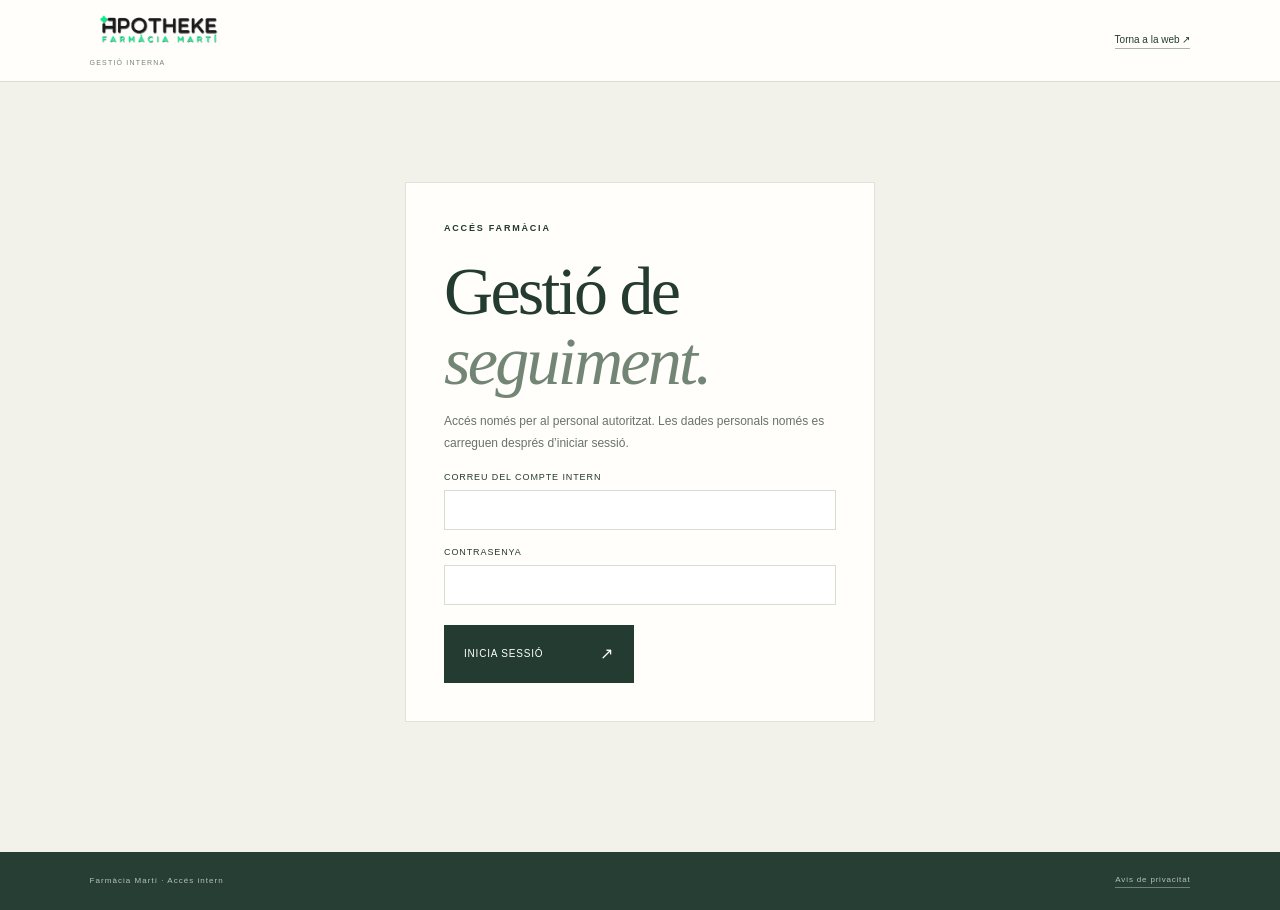
<file: gestio.html>
<!doctype html>
<html lang="ca">
<head>
  <meta charset="utf-8"><meta name="viewport" content="width=device-width, initial-scale=1"><meta name="theme-color" content="#f7f5ef"><link rel="icon" type="image/png" href="assets/favicon.png">
  <title>Gestió de seguiment — Farmàcia Martí</title><link rel="stylesheet" href="styles.css"><link rel="stylesheet" href="gestio.css"><link rel="stylesheet" href="gestio-extra.css">
<link rel="stylesheet" href="brand.css"></head>
<body class="staff-page">
  <header class="staff-header"><a class="brand" href="index.html"><img class="brand-logo" src="assets/logo-farmacia-marti.png" alt="Farmàcia Martí" width="170" height="56"><span class="brand-context">GESTIÓ INTERNA</span></a><a href="index.html">Torna a la web ↗</a></header>
  <main class="staff-main">
    <section id="login-panel" class="staff-panel login-panel"><p class="eyebrow">ACCÉS FARMÀCIA</p><h1>Gestió de<br><em>seguiment.</em></h1><p>Accés només per al personal autoritzat. Les dades personals només es carreguen després d’iniciar sessió.</p><form id="login-form"><label for="staff-email">Correu del compte intern</label><input id="staff-email" type="email" autocomplete="username" required><label for="staff-password">Contrasenya</label><input id="staff-password" type="password" autocomplete="current-password" required><button class="button button-dark" type="submit">Inicia sessió <span>↗</span></button><div class="form-error" role="alert" hidden></div></form></section>

    <section id="dashboard" hidden>
      <div class="dashboard-heading"><div><p class="eyebrow">ESPAI INTERN · DADES RESTRINGIDES</p><h1>Seguiment<br><em>de clients.</em></h1></div><button id="logout-button" class="button button-outline">Tanca sessió <span>↗</span></button></div>
      <div class="staff-warning"><b>Només seguiment no clínic.</b> No introdueixis diagnòstics, medicació, resultats, fotografies ni notes de salut. Aquest espai només organitza recordatoris i preferències de contacte.</div>
      <div class="dashboard-grid">
        <section class="staff-panel followup-panel"><div class="panel-heading"><div><p class="eyebrow">AGENDA</p><h2>Recordatoris pendents</h2></div><span id="pending-count" class="count-badge">0</span></div><div id="followups-list" class="followups-list"><p class="muted">Carregant…</p></div></section>
        <section class="staff-panel create-panel"><p class="eyebrow">NOU RECORDATORI</p><h2>Afegeix un seguiment</h2><form id="followup-form"><label for="client-select">Client</label><select id="client-select" required></select><label for="action-select">Tipus de recordatori</label><select id="action-select" required><option value="service_followup">Seguiment de servei</option><option value="routine_review">Revisió de rutina</option><option value="appointment_reminder">Recordatori de cita</option><option value="reorder_reminder">Recordatori de reposició</option></select><label for="service-select">Espai</label><select id="service-select" required><option value="pell">Espai Pell</option><option value="familia">Espai Família</option><option value="nutricio">Espai Nutrició</option><option value="mascotes">Espai Mascotes</option></select><label for="due-date">Data prevista</label><input id="due-date" type="date" required><label for="channel-select">Canal autoritzat</label><select id="channel-select" required></select><button class="button button-dark" type="submit">Desa recordatori <span>↗</span></button><p class="form-hint">Aquesta agenda no envia missatges automàtics. Quan arribi la data, el personal pot preparar un correu o SMS i enviar-lo manualment.</p><div class="form-error" role="alert" hidden></div></form></section>
      </div>
      <section class="staff-panel clients-panel"><div class="panel-heading"><div><p class="eyebrow">REGISTRE</p><h2>Clients</h2></div><input id="client-search" type="search" placeholder="Cerca per nom o correu" aria-label="Cerca clients"></div><div class="table-wrap"><table><thead><tr><th>Nom</th><th>Contacte</th><th>Espai</th><th>Seguiment autoritzat</th><th>Novetats autoritzades</th><th></th></tr></thead><tbody id="clients-table"><tr><td colspan="6" class="muted">Carregant…</td></tr></tbody></table></div></section>
      <div class="dashboard-grid request-grid">
        <section class="staff-panel"><div class="panel-heading"><div><p class="eyebrow">CITES</p><h2>Sol·licituds pendents</h2></div></div><div id="appointments-list" class="request-list"></div></section>
        <section class="staff-panel"><div class="panel-heading"><div><p class="eyebrow">PARAFARMÀCIA</p><h2>Disponibilitat</h2></div></div><div id="products-list" class="request-list"></div></section>
        <section class="staff-panel"><div class="panel-heading"><div><p class="eyebrow">PREFERÈNCIES</p><h2>Canvis de contacte pendents</h2></div></div><div id="preferences-list" class="request-list"></div></section>
      </div>
      <section class="staff-panel events-admin"><div class="panel-heading"><div><p class="eyebrow">ACTIVITATS</p><h2>Programa tallers i xerrades</h2></div></div><form id="event-admin-form" class="event-admin-form"><label for="admin-event-title">Títol</label><input id="admin-event-title" name="title" maxlength="100" required><label for="admin-event-description">Descripció breu</label><textarea id="admin-event-description" name="description" maxlength="500" required></textarea><label for="admin-event-date">Data i hora</label><input id="admin-event-date" name="startsAt" type="datetime-local" required><label for="admin-event-location">Lloc</label><input id="admin-event-location" name="location" maxlength="160" required><button class="button button-dark" type="submit">Desa l’activitat <span>↗</span></button><p class="form-hint">Les activitats es creen ocultes. Publica-les i obre inscripcions des de la llista només quan les dades siguin correctes.</p><div class="form-error" role="alert" hidden></div></form><div id="events-admin-list" class="events-admin-list"></div></section>
      <div id="dashboard-message" class="dashboard-message" role="status" hidden></div>
    </section>
  </main>
  <footer class="staff-footer"><span>Farmàcia Martí · Accés intern</span><a href="privacy.html">Avís de privacitat</a></footer>
  <script src="supabase-config.js"></script><script src="gestio.js"></script>
</body></html>
</file>
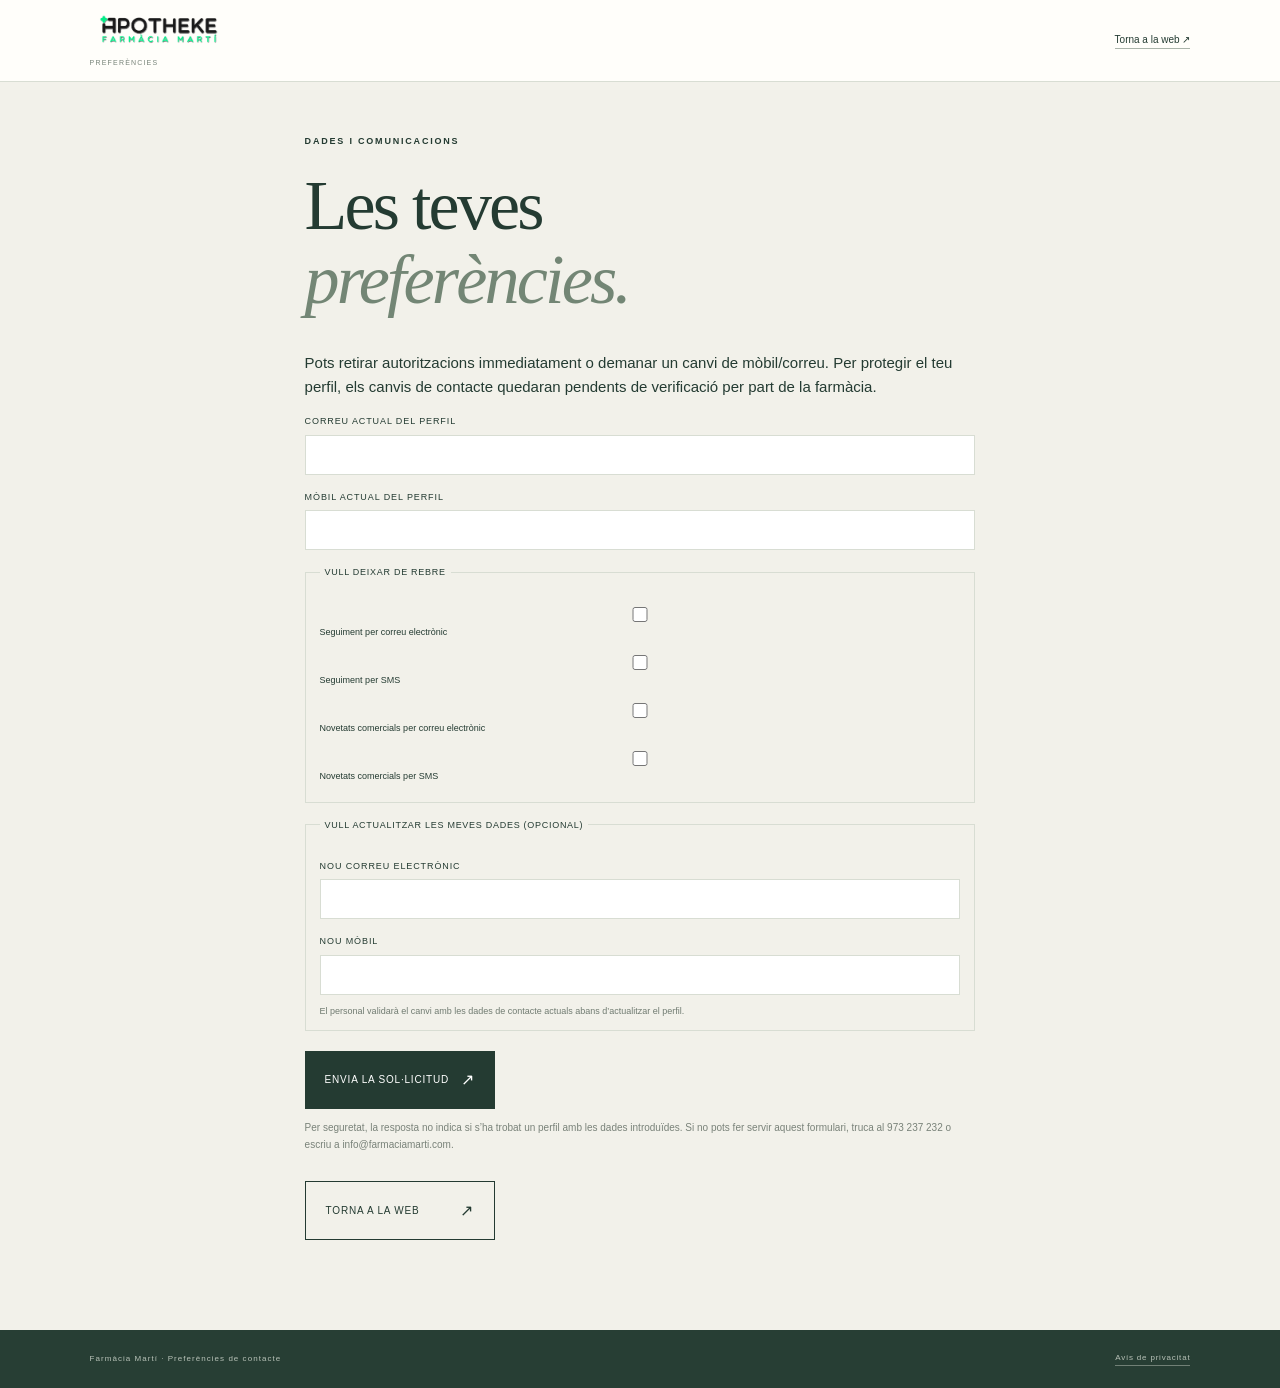
<file: preferencies.html>
<!doctype html>
<html lang="ca"><head><meta charset="utf-8"><meta name="viewport" content="width=device-width, initial-scale=1"><meta name="theme-color" content="#f7f5ef"><link rel="icon" type="image/png" href="assets/favicon.png"><title>Preferències de contacte — Farmàcia Martí</title><link rel="stylesheet" href="styles.css"><link rel="stylesheet" href="gestio.css"><link rel="stylesheet" href="privacy.css"><link rel="stylesheet" href="brand.css"></head>
<body class="staff-page"><header class="staff-header"><a class="brand" href="index.html"><img class="brand-logo" src="assets/logo-farmacia-marti.png" alt="Farmàcia Martí" width="170" height="56"><span class="brand-context">PREFERÈNCIES</span></a><a href="index.html">Torna a la web ↗</a></header>
<main class="privacy-main"><p class="eyebrow">DADES I COMUNICACIONS</p><h1>Les teves<br><em>preferències.</em></h1><p class="preferences-intro">Pots retirar autoritzacions immediatament o demanar un canvi de mòbil/correu. Per protegir el teu perfil, els canvis de contacte quedaran pendents de verificació per part de la farmàcia.</p>
<form id="preferences-form" class="preference-form"><label for="current-email">Correu actual del perfil</label><input id="current-email" name="email" type="email" autocomplete="email" required maxlength="254"><label for="current-phone">Mòbil actual del perfil</label><input id="current-phone" name="phone" type="tel" autocomplete="tel" required maxlength="24"><fieldset class="consent-group"><legend>Vull deixar de rebre</legend><label class="check-row"><input type="checkbox" name="withdraw_followup_email"> Seguiment per correu electrònic</label><label class="check-row"><input type="checkbox" name="withdraw_followup_sms"> Seguiment per SMS</label><label class="check-row"><input type="checkbox" name="withdraw_marketing_email"> Novetats comercials per correu electrònic</label><label class="check-row"><input type="checkbox" name="withdraw_marketing_sms"> Novetats comercials per SMS</label></fieldset><fieldset class="consent-group"><legend>Vull actualitzar les meves dades (opcional)</legend><label for="new-email">Nou correu electrònic</label><input id="new-email" name="newEmail" type="email" autocomplete="email" maxlength="254"><label for="new-phone">Nou mòbil</label><input id="new-phone" name="newPhone" type="tel" autocomplete="tel" maxlength="24"><p>El personal validarà el canvi amb les dades de contacte actuals abans d’actualitzar el perfil.</p></fieldset><div class="form-error" role="alert" hidden></div><button class="button button-dark" type="submit">Envia la sol·licitud <span>↗</span></button><p class="form-hint">Per seguretat, la resposta no indica si s’ha trobat un perfil amb les dades introduïdes. Si no pots fer servir aquest formulari, truca al 973 237 232 o escriu a info@farmaciamarti.com.</p><label class="honeypot">No emplenis aquest camp<input name="website" tabindex="-1" autocomplete="off"></label></form><p class="success-message" hidden>Si les dades coincideixen amb un perfil, les autoritzacions seleccionades s’han retirat. Els canvis de mòbil o correu quedaran pendents de verificació manual.</p><a class="button button-outline" href="index.html">Torna a la web <span>↗</span></a></main>
<footer class="staff-footer"><span>Farmàcia Martí · Preferències de contacte</span><a href="privacy.html">Avís de privacitat</a></footer><script src="supabase-config.js"></script><script src="preferencies.js"></script></body></html>
</file>
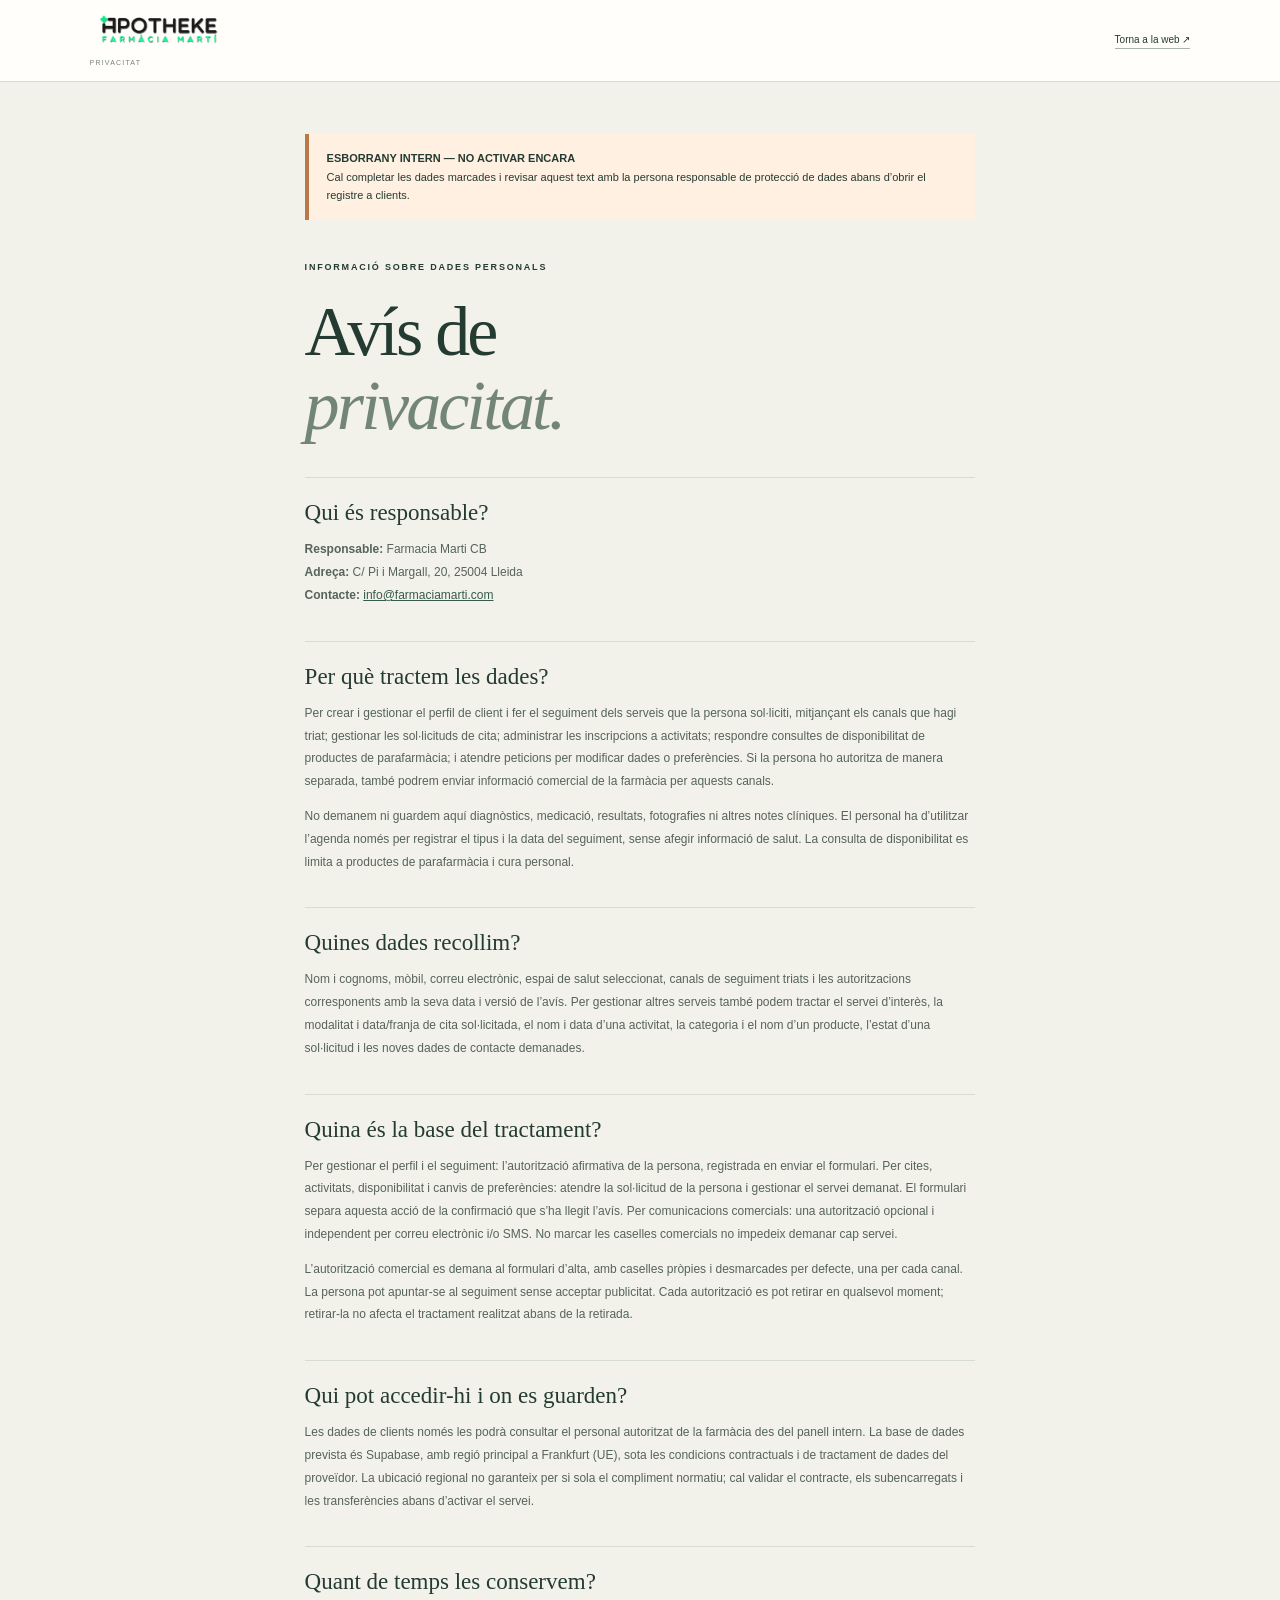
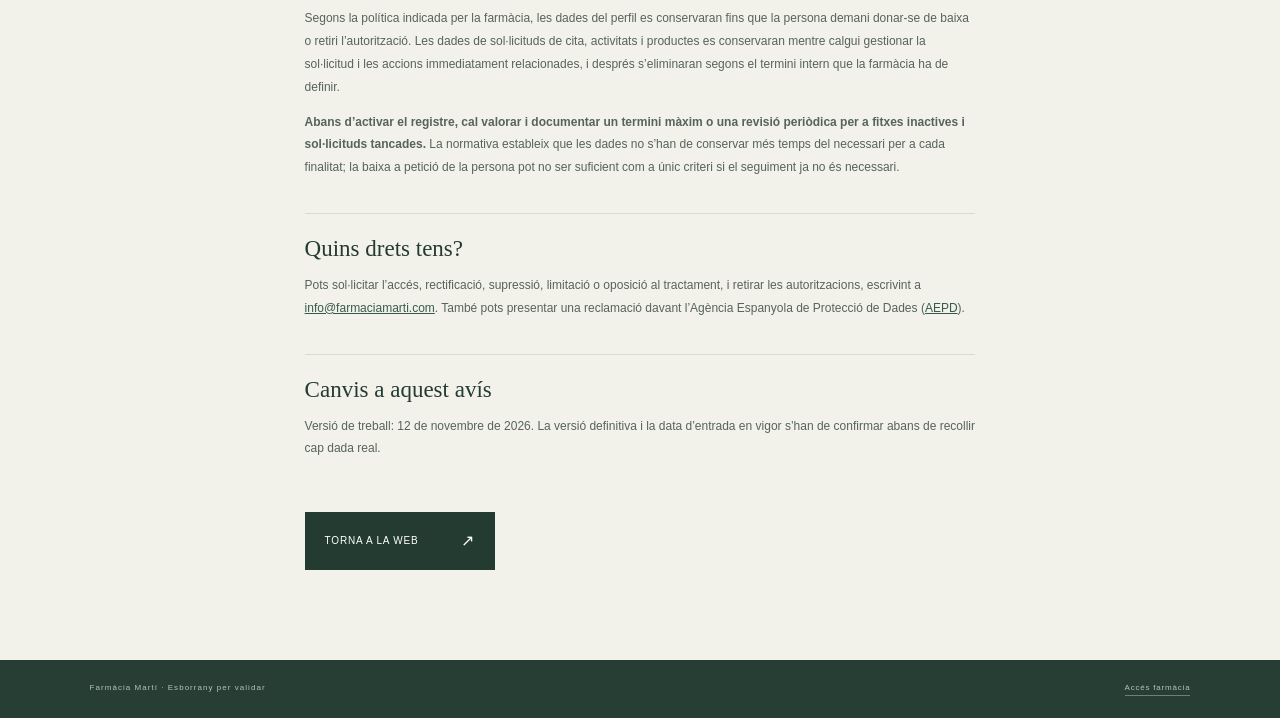
<file: privacy.html>
<!doctype html>
<html lang="ca"><head><meta charset="utf-8"><meta name="viewport" content="width=device-width, initial-scale=1"><meta name="theme-color" content="#f7f5ef"><link rel="icon" type="image/png" href="assets/favicon.png"><title>Avís de privacitat — Farmàcia Martí</title><link rel="stylesheet" href="styles.css"><link rel="stylesheet" href="gestio.css"><link rel="stylesheet" href="privacy.css"><link rel="stylesheet" href="brand.css"></head>
<body class="staff-page"><header class="staff-header"><a class="brand" href="index.html"><img class="brand-logo" src="assets/logo-farmacia-marti.png" alt="Farmàcia Martí" width="170" height="56"><span class="brand-context">PRIVACITAT</span></a><a href="index.html">Torna a la web ↗</a></header>
<main class="privacy-main"><div class="draft-banner"><b>ESBORRANY INTERN — NO ACTIVAR ENCARA</b><br>Cal completar les dades marcades i revisar aquest text amb la persona responsable de protecció de dades abans d’obrir el registre a clients.</div><p class="eyebrow">INFORMACIÓ SOBRE DADES PERSONALS</p><h1>Avís de<br><em>privacitat.</em></h1>
<section><h2>Qui és responsable?</h2><p><b>Responsable:</b> Farmacia Marti CB<br><b>Adreça:</b> C/ Pi i Margall, 20, 25004 Lleida<br><b>Contacte:</b> <a href="mailto:info@farmaciamarti.com">info@farmaciamarti.com</a></p></section>
<section><h2>Per què tractem les dades?</h2><p>Per crear i gestionar el perfil de client i fer el seguiment dels serveis que la persona sol·liciti, mitjançant els canals que hagi triat; gestionar les sol·licituds de cita; administrar les inscripcions a activitats; respondre consultes de disponibilitat de productes de parafarmàcia; i atendre peticions per modificar dades o preferències. Si la persona ho autoritza de manera separada, també podrem enviar informació comercial de la farmàcia per aquests canals.</p><p>No demanem ni guardem aquí diagnòstics, medicació, resultats, fotografies ni altres notes clíniques. El personal ha d’utilitzar l’agenda només per registrar el tipus i la data del seguiment, sense afegir informació de salut. La consulta de disponibilitat es limita a productes de parafarmàcia i cura personal.</p></section>
<section><h2>Quines dades recollim?</h2><p>Nom i cognoms, mòbil, correu electrònic, espai de salut seleccionat, canals de seguiment triats i les autoritzacions corresponents amb la seva data i versió de l’avís. Per gestionar altres serveis també podem tractar el servei d’interès, la modalitat i data/franja de cita sol·licitada, el nom i data d’una activitat, la categoria i el nom d’un producte, l’estat d’una sol·licitud i les noves dades de contacte demanades.</p></section>
<section><h2>Quina és la base del tractament?</h2><p>Per gestionar el perfil i el seguiment: l’autorització afirmativa de la persona, registrada en enviar el formulari. Per cites, activitats, disponibilitat i canvis de preferències: atendre la sol·licitud de la persona i gestionar el servei demanat. El formulari separa aquesta acció de la confirmació que s’ha llegit l’avís. Per comunicacions comercials: una autorització opcional i independent per correu electrònic i/o SMS. No marcar les caselles comercials no impedeix demanar cap servei.</p><p>L’autorització comercial es demana al formulari d’alta, amb caselles pròpies i desmarcades per defecte, una per cada canal. La persona pot apuntar-se al seguiment sense acceptar publicitat. Cada autorització es pot retirar en qualsevol moment; retirar-la no afecta el tractament realitzat abans de la retirada.</p></section>
<section><h2>Qui pot accedir-hi i on es guarden?</h2><p>Les dades de clients només les podrà consultar el personal autoritzat de la farmàcia des del panell intern. La base de dades prevista és Supabase, amb regió principal a Frankfurt (UE), sota les condicions contractuals i de tractament de dades del proveïdor. La ubicació regional no garanteix per si sola el compliment normatiu; cal validar el contracte, els subencarregats i les transferències abans d’activar el servei.</p></section>
<section><h2>Quant de temps les conservem?</h2><p>Segons la política indicada per la farmàcia, les dades del perfil es conservaran fins que la persona demani donar-se de baixa o retiri l’autorització. Les dades de sol·licituds de cita, activitats i productes es conservaran mentre calgui gestionar la sol·licitud i les accions immediatament relacionades, i després s’eliminaran segons el termini intern que la farmàcia ha de definir.</p><p><strong>Abans d’activar el registre, cal valorar i documentar un termini màxim o una revisió periòdica per a fitxes inactives i sol·licituds tancades.</strong> La normativa estableix que les dades no s’han de conservar més temps del necessari per a cada finalitat; la baixa a petició de la persona pot no ser suficient com a únic criteri si el seguiment ja no és necessari.</p></section>
<section><h2>Quins drets tens?</h2><p>Pots sol·licitar l’accés, rectificació, supressió, limitació o oposició al tractament, i retirar les autoritzacions, escrivint a <a href="mailto:info@farmaciamarti.com">info@farmaciamarti.com</a>. També pots presentar una reclamació davant l’Agència Espanyola de Protecció de Dades (<a href="https://www.aepd.es/" target="_blank" rel="noreferrer">AEPD</a>).</p></section>
<section><h2>Canvis a aquest avís</h2><p>Versió de treball: 12 de novembre de 2026. La versió definitiva i la data d’entrada en vigor s’han de confirmar abans de recollir cap dada real.</p></section>
<a class="button button-dark" href="index.html">Torna a la web <span>↗</span></a></main><footer class="staff-footer"><span>Farmàcia Martí · Esborrany per validar</span><a href="gestio.html">Accés farmàcia</a></footer></body></html>
</file>
<file: styles.css>
:root{--ink:#243b32;--green:#365b4b;--sage:#dfe7dc;--cream:#f7f5ef;--paper:#fffefa;--orange:#d89062;--line:#d8ddd3;--serif:'Playfair Display',Georgia,serif;--sans:'DM Sans',Arial,sans-serif}*{box-sizing:border-box}html{scroll-behavior:smooth}body{margin:0;background:var(--cream);color:var(--ink);font-family:var(--sans);font-size:15px;line-height:1.6}a{color:inherit;text-decoration:none}button{font:inherit}.notice{height:36px;background:var(--ink);color:#f4f1e9;text-align:center;font-size:10px;letter-spacing:.11em;text-transform:uppercase;display:flex;justify-content:center;align-items:center;gap:12px}.notice a{color:#c3d0bd}.notice span{font-size:13px}.site-header{height:94px;padding:0 6.2%;display:flex;align-items:center;justify-content:space-between;background:var(--cream);position:relative;z-index:5}.brand{display:flex;align-items:center;gap:12px}.brand-mark{font:600 30px var(--serif);width:42px;height:42px;border:1px solid var(--green);border-radius:50%;display:grid;place-items:center;position:relative}.brand-mark span{font:500 12px var(--sans);position:absolute;right:-3px;top:0;background:var(--cream)}.brand-name{font-size:11px;letter-spacing:.13em;line-height:1.25}.brand-name b{font-weight:700}.brand-name small{display:block;font-size:7px;letter-spacing:.17em;color:#778379;margin-top:5px}.main-nav{display:flex;gap:34px;font-size:11px}.main-nav a:hover,.text-link:hover{color:#aa704d}.header-cta{border:1px solid var(--green);padding:12px 19px;font-size:10px;letter-spacing:.07em}.header-cta span{padding-left:18px}.menu-toggle{display:none}.hero{min-height:620px;height:calc(100vh - 130px);max-height:790px;background:#e7e8df;display:grid;grid-template-columns:47% 53%;position:relative;padding:0 6.2% 44px}.hero-copy{align-self:center;padding:0 8% 20px 0;max-width:540px}.eyebrow{font-size:9px;letter-spacing:.2em;font-weight:600;margin:0 0 21px}.eyebrow>span{width:7px;height:7px;border-radius:50%;display:inline-block;background:var(--orange);margin-right:8px}.hero h1,.intro h2,.care-copy h2,.spaces h2,.appointment h2,.brands h2,.contact-band h2,.dialog h2{font:500 clamp(42px,5.7vw,78px)/1.1 var(--serif);letter-spacing:-.04em;margin:0}.hero h1 em,.intro h2 em,.care-copy h2 em,.spaces h2 em,.appointment h2 em,.brands h2 em,.contact-band h2 em,.dialog h2 em{font-weight:500;color:#738675}.hero-lead{font-size:14px;line-height:1.8;max-width:390px;color:#5a665d;margin:28px 0 27px}.hero-actions{display:flex;align-items:center;gap:26px}.button{display:inline-flex;align-items:center;justify-content:space-between;border:0;padding:16px 20px;min-width:190px;font-size:10px;letter-spacing:.08em;text-transform:uppercase;cursor:pointer}.button-dark{background:var(--ink);color:#fff}.button-dark:hover{background:#50715f}.button span{font-size:16px}.text-link{font-size:10px;border-bottom:1px solid #9eaaa0;padding-bottom:6px}.text-link span{margin-left:14px}.hero-note{display:flex;gap:12px;align-items:center;margin-top:52px}.note-icon{width:36px;height:36px;border:1px solid #9ca99e;border-radius:50%;display:grid;place-items:center;color:#a77958}.hero-note b,.hero-note small{display:block}.hero-note b{font-size:10px}.hero-note small{font-size:9px;color:#7c887d}.hero-visual{position:relative;margin:32px 0 18px;overflow:hidden}.hero-visual:after{content:'';position:absolute;inset:0;background:linear-gradient(0deg,rgba(25,40,32,.35),transparent 40%)}.hero-visual img,.care-image img,.appointment-image img{width:100%;height:100%;object-fit:cover;display:block}.hero-visual img{object-position:50% 45%}.image-label{position:absolute;z-index:1;bottom:34px;left:34px;color:#fff;display:grid;grid-template-columns:52px auto 26px;gap:13px;align-items:end;width:calc(100% - 68px)}.image-label span{font-size:9px;letter-spacing:.1em}.image-label b{font:500 25px/1.15 var(--serif)}.image-label i{font-style:normal;font-size:21px}.hero-stamp{position:absolute;z-index:2;top:22px;right:22px;background:var(--cream);border-radius:50%;height:64px;width:64px;text-align:center;padding-top:8px;font:600 18px var(--serif)}.hero-stamp span{font:6px var(--sans);letter-spacing:.13em}.hero-bottom{position:absolute;bottom:15px;left:6.2%;right:6.2%;display:flex;justify-content:space-between;font-size:7px;letter-spacing:.16em;color:#738076}.section-pad{padding:110px 9%}.intro{display:grid;grid-template-columns:23% 1fr;min-height:425px;background:var(--paper)}.section-number{font-size:8px;letter-spacing:.15em;color:#7c887e}.intro-aside{display:flex;flex-direction:column;justify-content:space-between}.vertical-note{writing-mode:vertical-rl;transform:rotate(180deg);font-size:8px;letter-spacing:.18em;color:#9a9f96}.intro-content{max-width:700px}.intro h2,.care-copy h2,.spaces h2,.appointment h2,.brands h2,.contact-band h2,.dialog h2{font-size:clamp(42px,5vw,65px)}.intro-bottom{display:flex;align-items:end;justify-content:space-between;margin-top:35px}.intro-bottom p{font-size:13px;color:#667067;max-width:390px;line-height:1.9;margin:0}.round-link{width:42px;height:42px;display:grid;place-items:center;border:1px solid #9caa9d;border-radius:50%;font-size:18px}.care-section{display:grid;grid-template-columns:1fr 1fr;min-height:620px;background:#dfe7dd}.care-image{min-height:600px}.care-image img{object-position:center}.care-copy{padding:78px 13% 62px 12%;align-self:center}.care-copy .section-number{display:block;margin-bottom:50px}.care-copy h2{margin:0 0 20px}.care-copy>p:not(.eyebrow){max-width:385px;color:#637067;font-size:12px;line-height:1.9;margin:0 0 25px}.category-list{border-top:1px solid #c0cbc0}.category-list a{display:grid;grid-template-columns:40px 1fr 20px;padding:12px 0;border-bottom:1px solid #c0cbc0;font-size:11px}.category-list a span{font-size:8px;color:#8a988c}.category-list a b{font-weight:400}.spaces{background:var(--cream);padding-top:115px;padding-bottom:120px}.spaces-heading{display:flex;justify-content:space-between;align-items:end;margin-bottom:46px}.spaces-heading>div .eyebrow{margin-top:36px;margin-bottom:13px}.spaces-heading>p{max-width:240px;color:#667067;font-size:12px;line-height:1.8;margin:0 5% 5px 30px}.space-grid{display:grid;grid-template-columns:repeat(4,1fr);gap:12px}.space-card{height:390px;position:relative;overflow:hidden;color:#fff;background-size:cover;background-position:center}.space-card:before{content:'';position:absolute;inset:0;background:linear-gradient(180deg,rgba(27,43,35,.16),rgba(27,43,35,.82))}.space-card.skin{background-image:url('https://images.unsplash.com/photo-1611930022073-b7a4ba5fcccd?auto=format&fit=crop&w=700&q=80')}.space-card.family{background-image:url('https://images.unsplash.com/photo-1519689680058-324335c77eba?auto=format&fit=crop&w=700&q=80')}.space-card.nutrition{background-image:url('https://images.unsplash.com/photo-1490645935967-10de6ba17061?auto=format&fit=crop&w=700&q=80')}.space-card.pets{background-image:url('https://images.unsplash.com/photo-1516734212186-a967f81ad0d7?auto=format&fit=crop&w=700&q=80')}.space-card-top{position:absolute;top:19px;left:18px;right:18px;display:flex;justify-content:space-between;font-size:8px;letter-spacing:.15em}.space-card-top span:last-child{font-size:17px}.space-content{position:absolute;bottom:0;padding:24px 21px 21px}.space-content h3{font:500 31px var(--serif);margin:0 0 7px}.space-content p{font-size:10px;line-height:1.7;margin:0 0 15px;color:#f1f1eb}.space-content a{display:block;font-size:8px;letter-spacing:.1em;text-transform:uppercase;border-top:1px solid #ffffff77;padding-top:12px}.space-content a b{float:right;font-size:15px;font-weight:400}.prototype-note{font-size:9px;color:#828a82;margin:20px 0 0}.appointment{display:grid;grid-template-columns:50% 50%;min-height:600px;background:#e7e8df}.appointment-image{position:relative;min-height:570px}.appointment-image img{object-position:50% 43%}.appointment-image>span{position:absolute;bottom:25px;left:30px;color:#fff;font-size:8px;letter-spacing:.16em}.appointment-copy{padding:78px 14% 72px 12%;align-self:center}.appointment-copy .section-number{display:block;margin-bottom:42px}.appointment-copy .eyebrow{margin-bottom:14px}.appointment-copy h2{margin-bottom:22px}.appointment-copy>p:not(.eyebrow){font-size:12px;line-height:1.9;color:#667067;max-width:400px}.price-line{display:flex;justify-content:space-between;border-top:1px solid #c6cdc3;border-bottom:1px solid #c6cdc3;padding:15px 0;margin-top:24px;font-size:10px}.price-line b{font-size:15px}.coupon{font-size:9px;color:#5e7565;margin:12px 0 23px}.appointment-copy .button{min-width:230px}.brands{background:var(--paper);display:grid;grid-template-columns:35% 1fr;align-items:center;padding-top:100px;padding-bottom:105px}.brands-title h2{margin-top:30px}.brand-wall{display:grid;grid-template-columns:repeat(3,1fr);gap:28px 24px;align-items:center;text-align:center}.brand-wall span{font:500 15px var(--serif);color:#718074}.brand-wall span:nth-child(2n){font:600 12px var(--sans);letter-spacing:.06em}.contact-band{background:#344f42;color:#f7f5ef;padding:83px 9%;display:grid;grid-template-columns:1fr 1fr 150px;align-items:center}.contact-band .section-number{color:#c2cdbf}.contact-band h2{margin-top:23px}.contact-band h2 em{color:#becbbb}.contact-info{display:flex;flex-direction:column;gap:13px}.contact-info p{font-size:11px;color:#d6ddd3;margin:0 0 10px}.contact-info a{font-size:11px;border-bottom:1px solid #ffffff40;padding-bottom:10px;width:270px}.contact-info a span{float:right}.contact-round{width:118px;height:118px;background:#d6a77a;color:#263d33;border-radius:50%;display:grid;place-content:center;text-align:center;font:500 17px/1.2 var(--serif);transform:rotate(-8deg)}.contact-round span{font:14px var(--sans);margin:3px auto 0}footer{padding:27px 6.2%;display:flex;justify-content:space-between;align-items:center;background:#273e34;color:#dbe2d8}footer .brand-mark{width:36px;height:36px;font-size:25px;border-color:#c8d2c8}footer .brand-mark span{background:#273e34}footer .brand-name{font-size:9px}footer .brand-name small{color:#aeb9ae}footer>span,footer>a:last-child{font-size:8px;letter-spacing:.13em;color:#b8c2b8}dialog{border:0;padding:44px 48px 38px;max-width:450px;width:calc(100% - 32px);background:var(--paper);color:var(--ink);box-shadow:0 20px 90px #17251c55}dialog::backdrop{background:#15251dbb;backdrop-filter:blur(3px)}.dialog-close{position:absolute;right:18px;top:12px}.dialog-close button{background:none;border:0;font-size:26px;cursor:pointer;color:var(--ink)}dialog h2{font-size:44px;margin-bottom:15px}.dialog-copy{font-size:12px;color:#69736a;line-height:1.8}dialog label{display:block;font-size:9px;letter-spacing:.1em;text-transform:uppercase;margin:15px 0 5px}dialog input,dialog select{width:100%;padding:12px;border:1px solid var(--line);background:white;font:12px var(--sans);color:var(--ink)}dialog .button{width:100%;margin-top:21px}.form-hint{font-size:9px;color:#818981}.success-message{font-size:13px;line-height:1.8;color:#476950;background:#e9f0e8;padding:16px;margin-top:20px}
@media(max-width:900px){.site-header{padding:0 4%;height:80px}.main-nav{gap:16px;font-size:9px}.header-cta{padding:10px;font-size:9px}.hero{padding-left:5%;padding-right:5%;grid-template-columns:46% 54%;min-height:590px}.hero-copy{padding-right:6%}.hero h1{font-size:58px}.hero-bottom{left:5%;right:5%}.section-pad{padding-left:6%;padding-right:6%}.space-grid{grid-template-columns:repeat(2,1fr)}.space-card{height:370px}.care-copy,.appointment-copy{padding-left:8%;padding-right:8%}.contact-band{padding-left:6%;padding-right:6%;grid-template-columns:1fr 1fr 120px}.contact-round{width:100px;height:100px}}
@media(max-width:650px){.notice{font-size:8px;letter-spacing:.07em;gap:5px}.site-header{height:72px}.brand-mark{width:36px;height:36px;font-size:25px}.brand-name{font-size:9px}.menu-toggle{display:block;margin-left:auto;margin-right:12px;border:0;background:none;font-size:20px;color:var(--ink)}.main-nav{display:none;position:absolute;top:72px;left:0;right:0;background:var(--paper);padding:20px 7%;flex-direction:column;gap:18px;font-size:12px;box-shadow:0 12px 20px #1c32251a}.main-nav.open{display:flex}.header-cta{padding:9px;font-size:8px}.header-cta span{padding-left:6px}.hero{display:flex;flex-direction:column;height:auto;min-height:0;padding:48px 6% 43px}.hero-copy{padding:0;max-width:none}.hero h1{font-size:51px}.hero-lead{margin:20px 0;font-size:12px}.hero-actions{gap:15px}.button{min-width:165px;padding:14px;font-size:8px}.text-link{font-size:9px}.hero-note{margin-top:25px}.hero-visual{height:350px;margin:30px 0 0}.hero-visual img{object-position:center}.image-label{bottom:23px;left:20px;width:calc(100% - 40px);grid-template-columns:42px auto 20px;gap:8px}.image-label b{font-size:21px}.hero-stamp{width:52px;height:52px;top:13px;right:13px;font-size:16px}.hero-bottom{bottom:13px;font-size:6px}.hero-bottom span:nth-child(2){display:none}.section-pad{padding:70px 7%}.intro{display:block;min-height:0}.intro-aside{height:auto;margin-bottom:37px}.vertical-note{display:none}.intro h2,.care-copy h2,.spaces h2,.appointment h2,.brands h2,.contact-band h2{font-size:45px}.intro-bottom{margin-top:24px}.intro-bottom p{font-size:11px;padding-right:20px}.care-section,.appointment{grid-template-columns:1fr}.care-image,.appointment-image{min-height:360px;height:360px}.care-copy,.appointment-copy{padding:52px 7% 58px}.care-copy .section-number,.appointment-copy .section-number{margin-bottom:31px}.care-copy>p:not(.eyebrow),.appointment-copy>p:not(.eyebrow){font-size:11px}.spaces-heading{display:block;margin-bottom:30px}.spaces-heading>div .eyebrow{margin-top:28px}.spaces-heading>p{margin:18px 0 0;max-width:310px}.space-grid{gap:9px}.space-card{height:330px}.space-content{padding:20px 14px 16px}.space-content h3{font-size:25px}.space-content p{font-size:9px}.space-card-top{left:13px;right:13px;font-size:7px}.prototype-note{line-height:1.7}.appointment-image{order:1}.appointment-copy{order:2}.brands{grid-template-columns:1fr;gap:35px}.brands-title h2{margin-top:20px}.brand-wall{gap:24px 12px}.brand-wall span{font-size:13px}.contact-band{padding:60px 7%;grid-template-columns:1fr auto;gap:30px}.contact-band>div:first-child{grid-column:1/-1}.contact-info a{width:min(270px,100%)}.contact-round{grid-column:2;grid-row:2;width:82px;height:82px;font-size:14px}.contact-info{grid-column:1;grid-row:2}.contact-info p{font-size:10px}footer{padding:24px 6%;flex-wrap:wrap;gap:18px}footer>span{order:3;width:100%;font-size:7px}footer>a:last-child{font-size:7px}dialog{padding:38px 25px 27px}.dialog h2{font-size:40px}}

dialog{max-height:92vh;overflow:auto}#request-dialog{max-width:510px}.consent-group{border:1px solid var(--line);padding:12px 14px;margin:15px 0 0}.consent-group legend{font-size:9px;text-transform:uppercase;letter-spacing:.08em;padding:0 5px}.consent-group legend span,.legal-check>span{color:#a85945}.consent-group p{font-size:9px;color:#707b71;line-height:1.6;margin:9px 0 0}.check-row{display:flex;align-items:flex-start;gap:9px;font-size:10px;line-height:1.5;margin:8px 0;text-transform:none!important;letter-spacing:0!important}.check-row input{width:15px;height:15px;flex:none;margin:0;accent-color:var(--green)}.consent-group.optional{background:#faf9f4}.legal-check{margin:18px 0 8px}.legal-check a{color:var(--green);text-decoration:underline}.form-error{background:#fff0ed;border-left:3px solid #bb5a48;color:#80392e;padding:10px 12px;font-size:10px;margin:12px 0}.honeypot{position:absolute!important;left:-10000px!important;width:1px!important;height:1px!important;overflow:hidden!important}#request-form button:disabled{opacity:.6;cursor:wait}.form-hint{line-height:1.6}footer{gap:14px}footer .footer-brand{margin-right:auto}footer>a:not(.brand){font-size:8px;letter-spacing:.1em}
</file>
<file: gestio.css>
.staff-page{min-height:100vh;background:#f2f1ea}.staff-header{height:82px;padding:0 7%;display:flex;align-items:center;justify-content:space-between;border-bottom:1px solid var(--line);background:var(--paper)}.staff-header>a:last-child,.staff-footer a{font-size:10px;border-bottom:1px solid #aab4aa}.staff-main{max-width:1180px;margin:0 auto;padding:60px 6% 90px}.staff-main h1{font:500 clamp(44px,6vw,68px)/1.03 var(--serif);letter-spacing:-.04em;margin:15px 0}.staff-main h1 em{font-weight:500;color:#738675}.staff-main h2{font:500 28px/1.15 var(--serif);margin:0}.staff-panel{background:var(--paper);border:1px solid #e2e2d9;padding:26px}.login-panel{max-width:470px;margin:40px auto;padding:38px}.login-panel>p:not(.eyebrow){font-size:12px;color:#68736a;line-height:1.8}.staff-page form label{display:block;font-size:9px;letter-spacing:.1em;text-transform:uppercase;margin:15px 0 6px}.staff-page input,.staff-page select{width:100%;padding:12px;border:1px solid var(--line);background:white;font:12px var(--sans);color:var(--ink)}.staff-page form .button{margin-top:20px}.dashboard-heading{display:flex;justify-content:space-between;align-items:center;margin-bottom:32px}.dashboard-heading .eyebrow{margin-bottom:0}.button-outline{background:transparent;border:1px solid var(--ink);color:var(--ink)}.staff-warning{border-left:3px solid #c08b58;background:#eee9dc;padding:13px 16px;font-size:10px;line-height:1.7;margin-bottom:24px}.staff-warning b{display:block;margin-bottom:3px}.dashboard-grid{display:grid;grid-template-columns:1.2fr .8fr;gap:18px;margin-bottom:18px;align-items:start}.panel-heading{display:flex;justify-content:space-between;align-items:center;gap:15px;margin-bottom:20px}.panel-heading .eyebrow{margin-bottom:8px}.count-badge{display:grid;place-items:center;min-width:35px;height:35px;border-radius:50%;background:#e4ece2;font-size:12px}.followups-list{display:flex;flex-direction:column;gap:10px}.followup-item{border:1px solid var(--line);padding:14px;display:grid;grid-template-columns:1fr auto;gap:10px;align-items:center}.followup-item h3{font:500 19px var(--serif);margin:0}.followup-item p{font-size:10px;color:#68736a;margin:5px 0 0}.followup-item .due{color:#966644}.followup-actions{display:flex;flex-wrap:wrap;gap:6px;justify-content:flex-end}.small-action{border:1px solid #b8c2b8;background:transparent;color:var(--ink);font:9px var(--sans);padding:8px 10px;cursor:pointer;text-decoration:none}.small-action:hover{background:#e7ede4}.small-action.complete{background:var(--ink);color:white;border-color:var(--ink)}.create-panel .eyebrow{margin-bottom:10px}.create-panel h2{margin-bottom:17px}.create-panel .button{width:100%}.form-hint,.muted{font-size:10px;color:#798279;line-height:1.7}.form-error{margin-top:12px}.clients-panel{margin-top:18px}.clients-panel .panel-heading{align-items:end}.clients-panel input[type=search]{max-width:260px}.table-wrap{overflow-x:auto}table{width:100%;border-collapse:collapse;text-align:left;font-size:10px}th{font-size:8px;letter-spacing:.1em;text-transform:uppercase;color:#768177;padding:10px;border-bottom:1px solid var(--line)}td{padding:13px 10px;border-bottom:1px solid #e8e8e1;vertical-align:top}td strong{font-size:11px}.contact-cell{line-height:1.8}.pref-cell{line-height:1.7}.remove-preference{display:block;border:0;background:none;color:#8b5145;padding:3px 0;font:9px var(--sans);text-decoration:underline;cursor:pointer;text-align:left}.delete-client{border:0;background:none;color:#8b5145;font:9px var(--sans);text-decoration:underline;cursor:pointer}.dashboard-message{position:fixed;right:20px;bottom:20px;padding:14px 18px;background:#29473a;color:white;max-width:360px;font-size:11px;box-shadow:0 8px 30px #15251d40}.dashboard-message.error{background:#823e35}.staff-footer{display:flex;justify-content:space-between;padding:22px 7%;background:#273e34;color:#dbe2d8;font-size:9px}.staff-footer a{color:#dbe2d8;border-color:#718076}@media(max-width:850px){.dashboard-grid{grid-template-columns:1fr}.followup-item{grid-template-columns:1fr}.followup-actions{justify-content:flex-start}.staff-main{padding-top:40px}}@media(max-width:600px){.staff-header{height:70px;padding:0 5%}.staff-main{padding:34px 5% 60px}.staff-panel{padding:18px}.login-panel{padding:27px 22px}.dashboard-heading{align-items:end}.dashboard-heading .button{min-width:120px;font-size:8px;padding:12px}.clients-panel .panel-heading{align-items:stretch;flex-direction:column}.clients-panel input[type=search]{max-width:none}.staff-footer{padding:20px 5%}}
</file>
<file: gestio-extra.css>
.request-grid{margin-top:18px}.request-list{display:flex;flex-direction:column;gap:10px}.request-card{border-top:1px solid var(--line);padding:14px 0}.request-card h3{font:500 18px var(--serif);margin:0 0 5px}.request-card p{font-size:10px;color:#68736a;margin:5px 0;line-height:1.7}.request-card .request-controls{display:flex;gap:7px;flex-wrap:wrap;margin-top:9px}.confirm-time-label{display:block;max-width:260px;font-size:9px;letter-spacing:.07em;text-transform:uppercase;margin-top:12px}.confirm-time-label input{display:block;margin-top:5px}.event-admin-form{display:grid;grid-template-columns:1fr 1fr;gap:0 15px}.event-admin-form textarea{width:100%;min-height:80px;padding:12px;border:1px solid var(--line);font:12px var(--sans);resize:vertical}.event-admin-form label[for=admin-event-description],.event-admin-form #admin-event-description,.event-admin-form .button,.event-admin-form .form-hint,.event-admin-form .form-error{grid-column:1/-1}.event-admin-form .button{width:max-content}.events-admin-list{margin-top:28px}.admin-event{border-top:1px solid var(--line);padding:17px 0;display:grid;grid-template-columns:1fr auto;gap:12px}.admin-event h3{font:500 20px var(--serif);margin:0 0 5px}.admin-event p{font-size:10px;color:#68736a;margin:0}.admin-event-controls{display:flex;gap:6px;flex-wrap:wrap;justify-content:flex-end}.event-attendees{grid-column:1/-1;background:#f2f2eb;padding:14px;font-size:10px;line-height:1.8}.event-attendees p{margin:4px 0}.staff-page .button:disabled{opacity:.55}@media(max-width:600px){.event-admin-form{grid-template-columns:1fr}.event-admin-form label,.event-admin-form input,.event-admin-form textarea,.event-admin-form button,.event-admin-form p,.event-admin-form .form-error{grid-column:1}.admin-event{grid-template-columns:1fr}.admin-event-controls{justify-content:flex-start}}
</file>
<file: brand.css>
/* Farmàcia Martí brand assets */
.brand-logo{display:block;width:210px;height:auto;max-height:62px;object-fit:contain}
.footer-brand .brand-logo{width:198px;max-height:58px}
.staff-header .brand{flex-direction:column;align-items:flex-start;gap:0}
.staff-header .brand-logo{width:158px;max-height:47px}
.brand-context{display:block;margin-top:-2px;font-size:7px;line-height:1.2;letter-spacing:.17em;color:#778379}
@media(max-width:650px){.brand{gap:0}.brand-logo{width:158px;max-height:47px}.footer-brand .brand-logo{width:175px;max-height:54px}}
</file>
<file: privacy.css>
.privacy-main{max-width:850px;margin:0 auto;padding:52px 7% 90px}.privacy-main h1{font:500 clamp(48px,7vw,70px)/1.05 var(--serif);letter-spacing:-.04em;margin:18px 0 35px}.privacy-main h1 em{color:#738675}.privacy-main section{border-top:1px solid var(--line);padding:22px 0}.privacy-main section h2{font:500 23px var(--serif);margin:0 0 9px}.privacy-main section p{font-size:12px;line-height:1.9;color:#56645a}.privacy-main a:not(.button){text-decoration:underline;color:var(--green)}.draft-banner{background:#fff0e1;border-left:4px solid #ba7848;padding:15px 18px;font-size:11px;line-height:1.7;margin-bottom:40px}.privacy-main .button{margin-top:18px}
</file>
